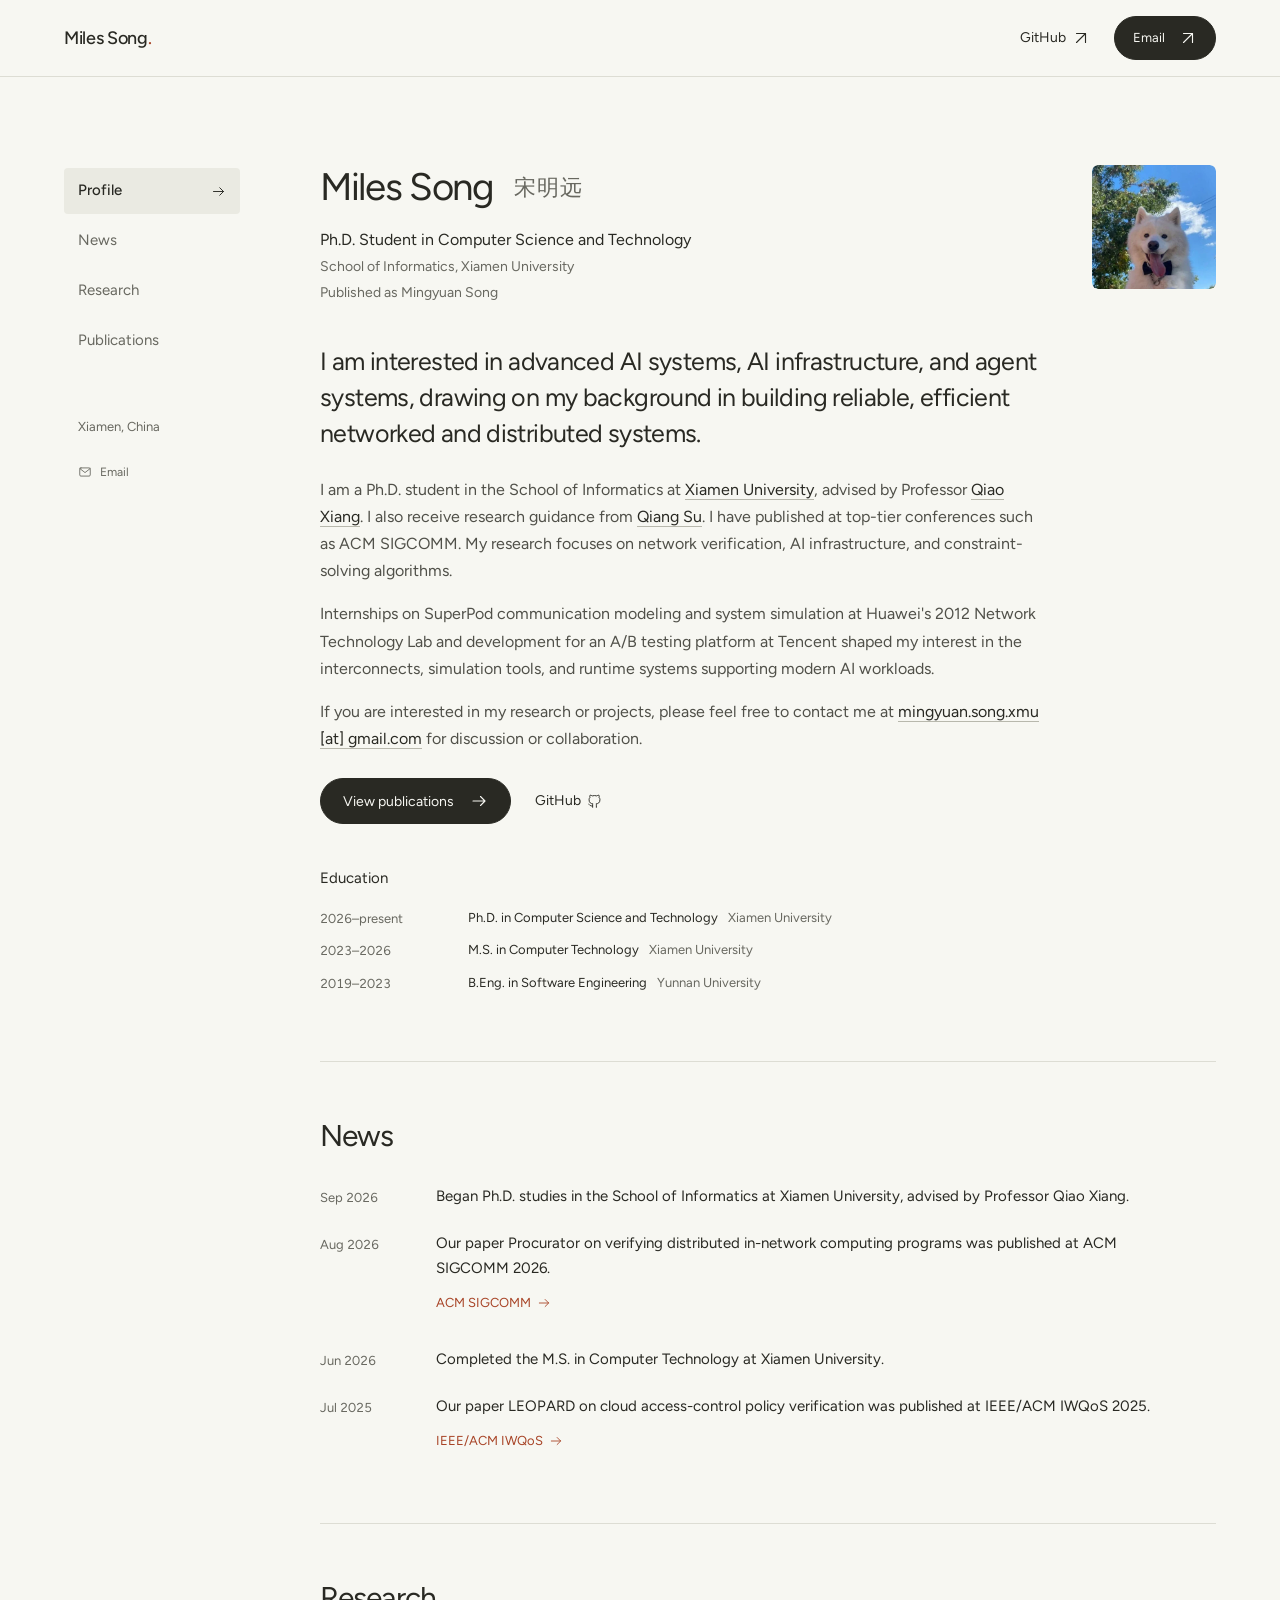
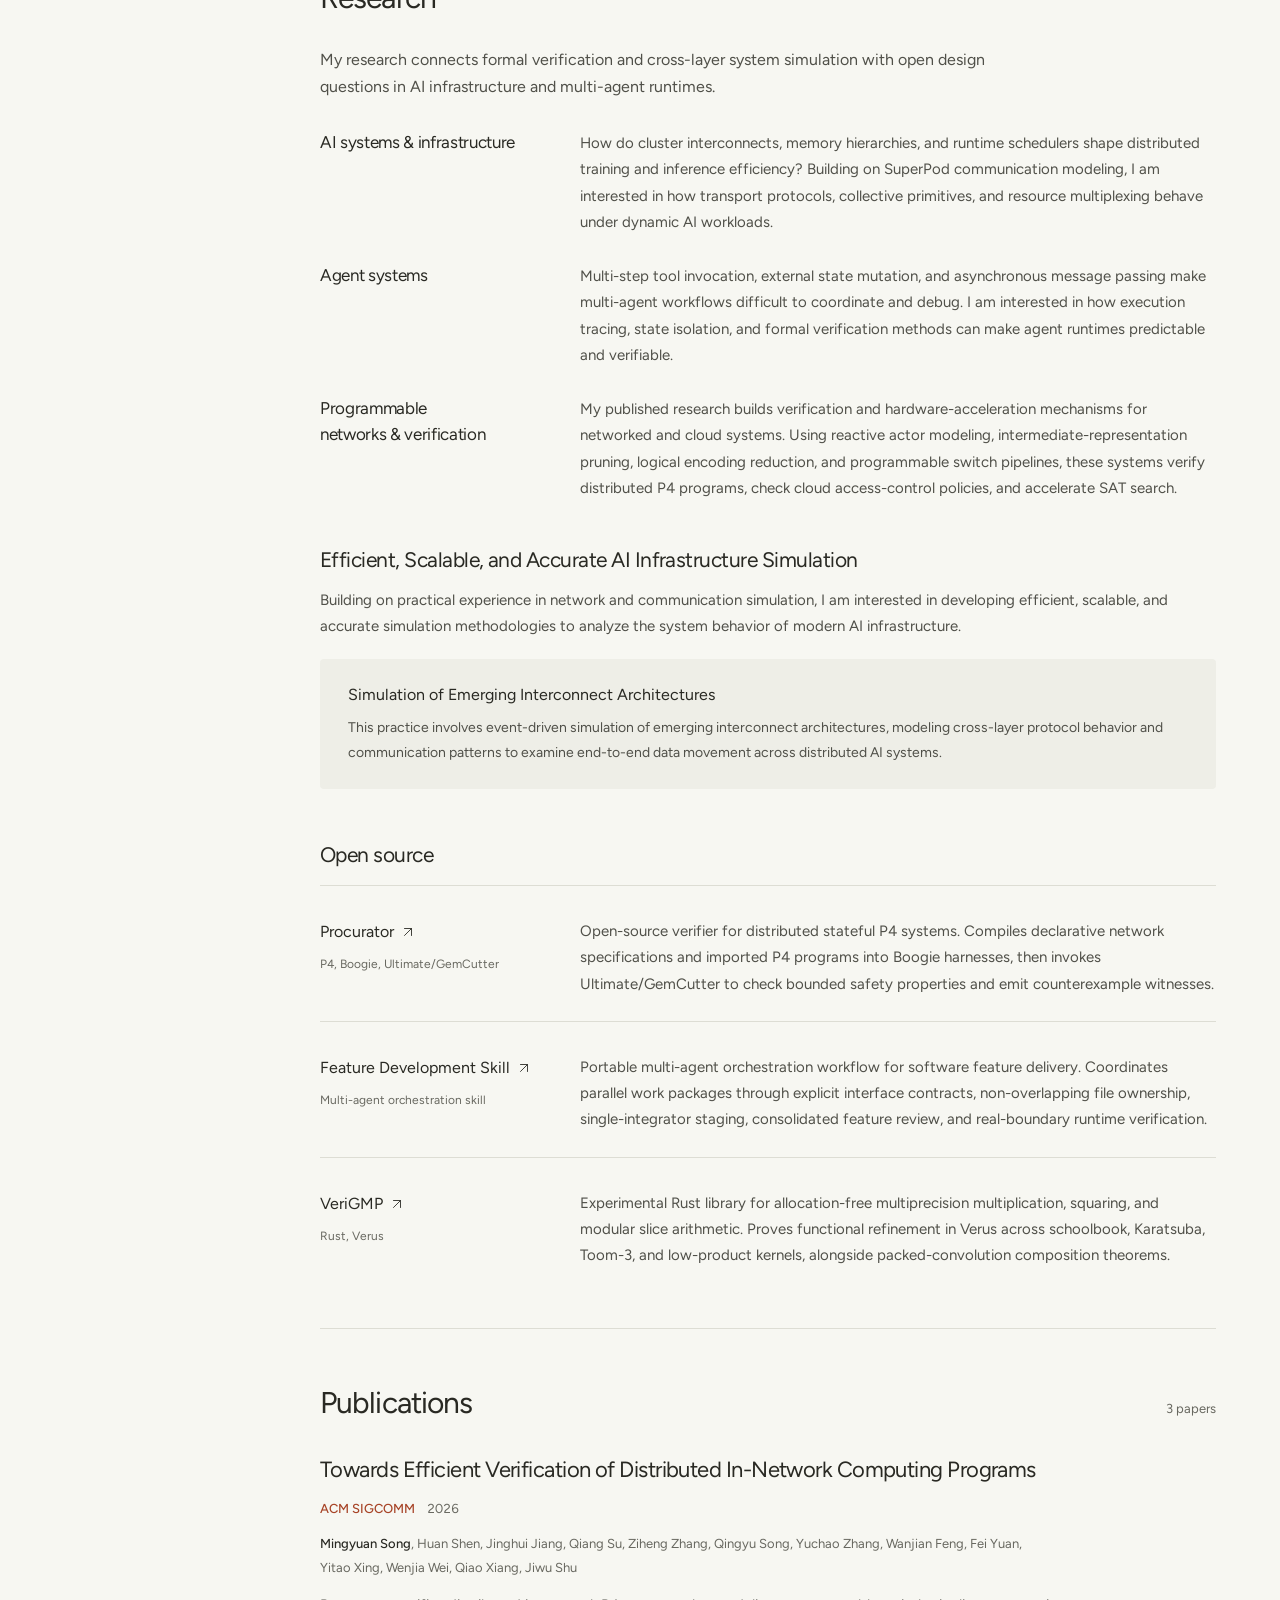
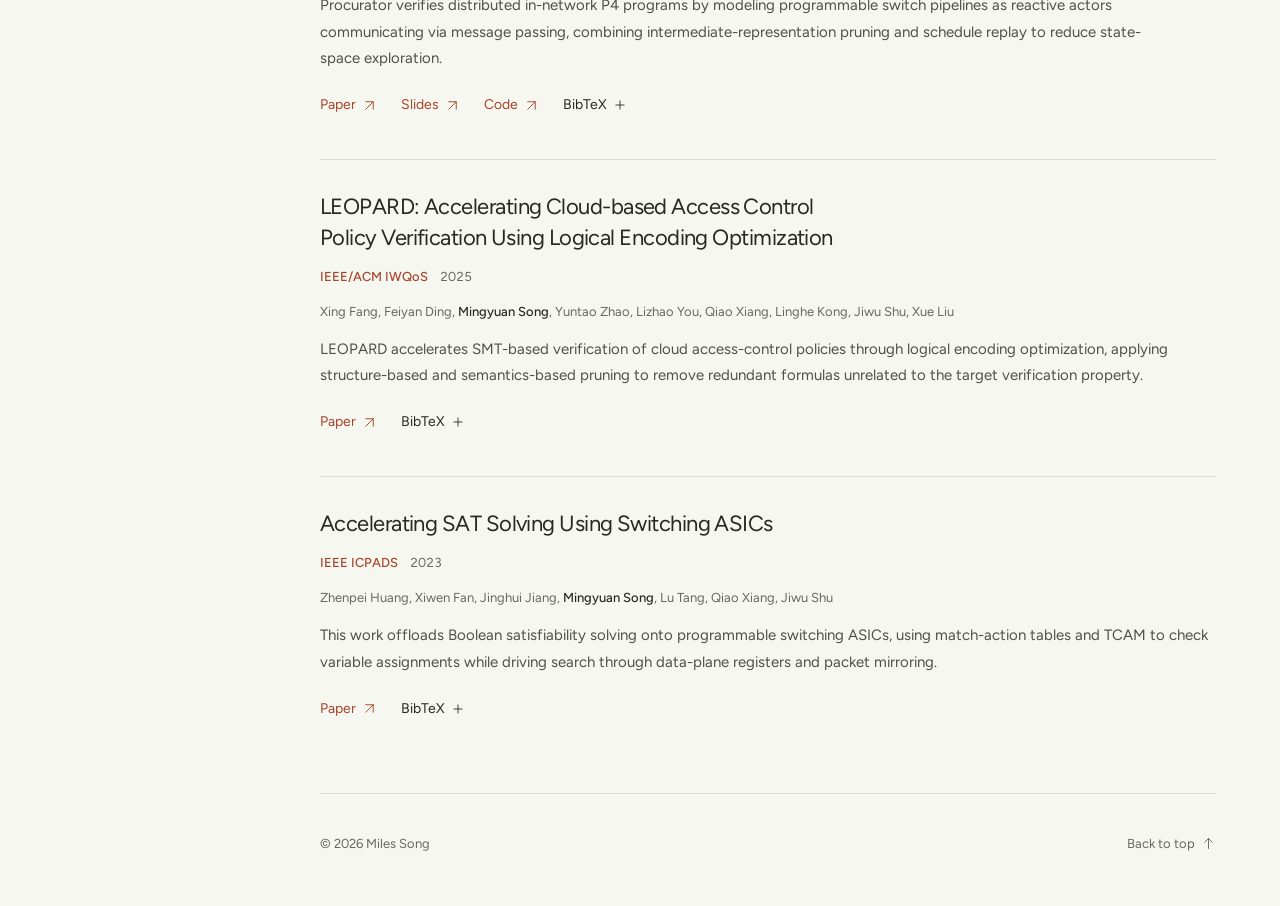
<file: index.html>
<!doctype html>
<html lang="en" data-type="personal" data-motion="quiet">
<head>
  <meta charset="utf-8">
  <meta name="viewport" content="width=device-width, initial-scale=1, viewport-fit=cover">
  <title>Miles Song (Mingyuan Song, 宋明远) | Xiamen University</title>
  <meta name="description" content="Miles Song (Mingyuan Song) is a Ph.D. student at Xiamen University, working on network verification and interested in AI infrastructure and agent systems.">
  <meta name="author" content="Miles Song">
  <meta name="robots" content="index,follow,max-image-preview:large,max-snippet:-1">
  <meta name="theme-color" content="#f7f7f2">
  <meta name="color-scheme" content="light">
  <meta name="page-type" content="personal">
  <meta name="site-kind" content="academic">
  <link rel="canonical" href="https://mingyuansong.com/">
  <link rel="sitemap" type="application/xml" href="sitemap.xml">
  <meta property="og:type" content="profile">
  <meta property="og:title" content="Miles Song (Mingyuan Song, 宋明远) | Xiamen University">
  <meta property="og:description" content="Miles Song (Mingyuan Song) is a Ph.D. student at Xiamen University, working on network verification and interested in AI infrastructure and agent systems.">
  <meta property="og:url" content="https://mingyuansong.com/">
  <meta property="og:image" content="https://mingyuansong.com/assets/github-avatar.webp">
  <meta property="og:image:alt" content="Miles Song&#x27;s GitHub avatar">
  <meta name="twitter:card" content="summary">
  <meta name="twitter:title" content="Miles Song (Mingyuan Song, 宋明远) | Xiamen University">
  <meta name="twitter:description" content="Miles Song (Mingyuan Song) is a Ph.D. student at Xiamen University, working on network verification and interested in AI infrastructure and agent systems.">
  <meta name="twitter:image" content="https://mingyuansong.com/assets/github-avatar.webp">
  <script type="application/ld+json">
{
  "@context": "https://schema.org",
  "@graph": [
    {
      "@type": "ProfilePage",
      "@id": "https://mingyuansong.com/#webpage",
      "url": "https://mingyuansong.com/",
      "name": "Miles Song (Mingyuan Song, 宋明远) | Xiamen University",
      "description": "Miles Song (Mingyuan Song) is a Ph.D. student at Xiamen University, working on network verification and interested in AI infrastructure and agent systems.",
      "inLanguage": "en",
      "mainEntity": {
        "@type": "Person",
        "@id": "https://mingyuansong.com/#person",
        "name": "Miles Song",
        "alternateName": [
          "Mingyuan Song",
          "宋明远"
        ],
        "url": "https://mingyuansong.com/",
        "image": "https://mingyuansong.com/assets/github-avatar.webp",
        "description": "I am interested in advanced AI systems, AI infrastructure, and agent systems, drawing on my background in building reliable, efficient networked and distributed systems.",
        "jobTitle": "Ph.D. Student in Computer Science and Technology",
        "affiliation": {
          "@type": "CollegeOrUniversity",
          "name": "Xiamen University",
          "url": "https://www.xmu.edu.cn/"
        },
        "sameAs": [
          "https://github.com/miles-song"
        ],
        "knowsAbout": [
          "Advanced AI systems",
          "AI infrastructure",
          "Agent systems"
        ]
      },
      "citation": [
        {
          "@id": "https://mingyuansong.com/#procurator"
        },
        {
          "@id": "https://mingyuansong.com/#leopard"
        },
        {
          "@id": "https://mingyuansong.com/#sat"
        }
      ]
    },
    {
      "@type": "ScholarlyArticle",
      "@id": "https://mingyuansong.com/#procurator",
      "url": "https://doi.org/10.1145/3789240.3829122",
      "name": "Towards Efficient Verification of Distributed In-Network Computing Programs",
      "headline": "Towards Efficient Verification of Distributed In-Network Computing Programs",
      "description": "Procurator verifies distributed in-network P4 programs by modeling programmable switch pipelines as reactive actors communicating via message passing, combining intermediate-representation pruning and schedule replay to reduce state-space exploration.",
      "author": [
        {
          "@type": "Person",
          "name": "Mingyuan Song",
          "@id": "https://mingyuansong.com/#person",
          "url": "https://mingyuansong.com/"
        },
        {
          "@type": "Person",
          "name": "Huan Shen"
        },
        {
          "@type": "Person",
          "name": "Jinghui Jiang"
        },
        {
          "@type": "Person",
          "name": "Qiang Su"
        },
        {
          "@type": "Person",
          "name": "Ziheng Zhang"
        },
        {
          "@type": "Person",
          "name": "Qingyu Song"
        },
        {
          "@type": "Person",
          "name": "Yuchao Zhang"
        },
        {
          "@type": "Person",
          "name": "Wanjian Feng"
        },
        {
          "@type": "Person",
          "name": "Fei Yuan"
        },
        {
          "@type": "Person",
          "name": "Yitao Xing"
        },
        {
          "@type": "Person",
          "name": "Wenjia Wei"
        },
        {
          "@type": "Person",
          "name": "Qiao Xiang"
        },
        {
          "@type": "Person",
          "name": "Jiwu Shu"
        }
      ],
      "datePublished": "2026-08-11",
      "pagination": "74-91",
      "identifier": {
        "@type": "PropertyValue",
        "propertyID": "DOI",
        "value": "10.1145/3789240.3829122"
      },
      "isPartOf": {
        "@type": "CreativeWork",
        "name": "Proceedings of the ACM SIGCOMM 2026 Conference"
      }
    },
    {
      "@type": "ScholarlyArticle",
      "@id": "https://mingyuansong.com/#leopard",
      "url": "https://doi.org/10.1109/iwqos65803.2025.11215174",
      "name": "LEOPARD: Accelerating Cloud-based Access Control Policy Verification Using Logical Encoding Optimization",
      "headline": "LEOPARD: Accelerating Cloud-based Access Control Policy Verification Using Logical Encoding Optimization",
      "description": "LEOPARD accelerates SMT-based verification of cloud access-control policies through logical encoding optimization, applying structure-based and semantics-based pruning to remove redundant formulas unrelated to the target verification property.",
      "author": [
        {
          "@type": "Person",
          "name": "Xing Fang"
        },
        {
          "@type": "Person",
          "name": "Feiyan Ding"
        },
        {
          "@type": "Person",
          "name": "Mingyuan Song",
          "@id": "https://mingyuansong.com/#person",
          "url": "https://mingyuansong.com/"
        },
        {
          "@type": "Person",
          "name": "Yuntao Zhao"
        },
        {
          "@type": "Person",
          "name": "Lizhao You"
        },
        {
          "@type": "Person",
          "name": "Qiao Xiang"
        },
        {
          "@type": "Person",
          "name": "Linghe Kong"
        },
        {
          "@type": "Person",
          "name": "Jiwu Shu"
        },
        {
          "@type": "Person",
          "name": "Xue Liu"
        }
      ],
      "datePublished": "2025-07-02",
      "pagination": "1-10",
      "identifier": {
        "@type": "PropertyValue",
        "propertyID": "DOI",
        "value": "10.1109/iwqos65803.2025.11215174"
      },
      "isPartOf": {
        "@type": "CreativeWork",
        "name": "2025 IEEE/ACM 33rd International Symposium on Quality of Service (IWQoS)"
      }
    },
    {
      "@type": "ScholarlyArticle",
      "@id": "https://mingyuansong.com/#sat",
      "url": "https://doi.org/10.1109/icpads60453.2023.00271",
      "name": "Accelerating SAT Solving Using Switching ASICs",
      "headline": "Accelerating SAT Solving Using Switching ASICs",
      "description": "This work offloads Boolean satisfiability solving onto programmable switching ASICs, using match-action tables and TCAM to check variable assignments while driving search through data-plane registers and packet mirroring.",
      "author": [
        {
          "@type": "Person",
          "name": "Zhenpei Huang"
        },
        {
          "@type": "Person",
          "name": "Xiwen Fan"
        },
        {
          "@type": "Person",
          "name": "Jinghui Jiang"
        },
        {
          "@type": "Person",
          "name": "Mingyuan Song",
          "@id": "https://mingyuansong.com/#person",
          "url": "https://mingyuansong.com/"
        },
        {
          "@type": "Person",
          "name": "Lu Tang"
        },
        {
          "@type": "Person",
          "name": "Qiao Xiang"
        },
        {
          "@type": "Person",
          "name": "Jiwu Shu"
        }
      ],
      "datePublished": "2023-12-17",
      "pagination": "1983-1990",
      "identifier": {
        "@type": "PropertyValue",
        "propertyID": "DOI",
        "value": "10.1109/icpads60453.2023.00271"
      },
      "isPartOf": {
        "@type": "CreativeWork",
        "name": "2023 IEEE 29th International Conference on Parallel and Distributed Systems (ICPADS)"
      }
    }
  ]
}
  </script>
  <link rel="icon" href="assets/github-avatar.webp" type="image/webp">
  <link rel="preload" href="assets/fonts/figtree-latin.woff2" as="font" type="font/woff2" crossorigin>
  <link rel="stylesheet" href="styles.css?v=655a477b0417">
  <script src="app.js?v=24c1acd6e8dd" defer></script>
</head>
<body>
  <a class="skip-link" href="#main">Skip to main content</a>
  <header class="site-header">
    <div class="header-inner wrap">
      <a class="wordmark" href="#profile" translate="no">Miles Song<span class="name-dot" aria-hidden="true">.</span></a>
      <div class="header-links"><a class="header-github" href="https://github.com/miles-song" target="_blank" rel="noopener noreferrer" aria-label="Open Miles Song&#x27;s GitHub profile">GitHub<svg class="icon " width="18" height="18" viewBox="0 0 24 24" fill="none" stroke="currentColor" stroke-width="1.5" stroke-linecap="round" stroke-linejoin="round" aria-hidden="true"><path d="M6 18 18 6M6 6h12v12"/></svg></a><a class="button button-small" href="#contact" data-email aria-label="Send an email to Miles Song">Email<svg class="icon " width="18" height="18" viewBox="0 0 24 24" fill="none" stroke="currentColor" stroke-width="1.5" stroke-linecap="round" stroke-linejoin="round" aria-hidden="true"><path d="M6 18 18 6M6 6h12v12"/></svg></a></div>
    </div>
  </header>
  <div class="page-layout wrap">
    <aside class="sidebar">
      <nav class="section-nav" aria-label="Section navigation"><a class="section-link" href="#profile" aria-current="location"><span>Profile</span><svg class="icon " width="18" height="18" viewBox="0 0 24 24" fill="none" stroke="currentColor" stroke-width="1.5" stroke-linecap="round" stroke-linejoin="round" aria-hidden="true"><path d="M4 12h16m-6-6 6 6-6 6"/></svg></a><a class="section-link" href="#news" ><span>News</span><svg class="icon " width="18" height="18" viewBox="0 0 24 24" fill="none" stroke="currentColor" stroke-width="1.5" stroke-linecap="round" stroke-linejoin="round" aria-hidden="true"><path d="M4 12h16m-6-6 6 6-6 6"/></svg></a><a class="section-link" href="#research" ><span>Research</span><svg class="icon " width="18" height="18" viewBox="0 0 24 24" fill="none" stroke="currentColor" stroke-width="1.5" stroke-linecap="round" stroke-linejoin="round" aria-hidden="true"><path d="M4 12h16m-6-6 6 6-6 6"/></svg></a><a class="section-link" href="#publications" ><span>Publications</span><svg class="icon " width="18" height="18" viewBox="0 0 24 24" fill="none" stroke="currentColor" stroke-width="1.5" stroke-linecap="round" stroke-linejoin="round" aria-hidden="true"><path d="M4 12h16m-6-6 6 6-6 6"/></svg></a></nav>
      <div class="sidebar-foot"><span>Xiamen, China</span><a href="#contact" data-email class="sidebar-email" aria-label="Send an email to Miles Song"><svg class="icon " width="18" height="18" viewBox="0 0 24 24" fill="none" stroke="currentColor" stroke-width="1.5" stroke-linecap="round" stroke-linejoin="round" aria-hidden="true"><rect x="3" y="5" width="18" height="14" rx="2"/><path d="m3 6 9 7 9-7"/></svg><span>Email</span></a></div>
    </aside>
    <main id="main" tabindex="-1">
      <section id="profile" class="profile-section" aria-labelledby="profile-name" data-enter>
        <div class="profile-heading">
          <div><h1 id="profile-name" translate="no">Miles Song<span lang="zh-Hans">宋明远</span></h1><p class="role">Ph.D. Student in Computer Science and Technology</p><p class="affiliation">School of Informatics, Xiamen University</p><p class="affiliation">Published as Mingyuan Song</p></div>
          <a class="avatar-link" href="https://github.com/miles-song" target="_blank" rel="noopener noreferrer" aria-label="Open Miles Song&#x27;s GitHub profile"><img class="avatar" src="assets/github-avatar.webp" width="136" height="136" alt="Miles Song&#x27;s GitHub avatar" fetchpriority="high"></a>
        </div>
        <p class="profile-lead">I am interested in advanced AI systems, AI infrastructure, and agent systems, drawing on my background in building reliable, efficient networked and distributed systems.</p>
        <div class="bio"><p>I am a Ph.D. student in the School of Informatics at <a class="inline-link" href="https://www.xmu.edu.cn/" target="_blank" rel="noopener noreferrer">Xiamen University</a>, advised by Professor <a class="inline-link" href="https://qiaoxiang.me/" target="_blank" rel="noopener noreferrer">Qiao Xiang</a>. I also receive research guidance from <a class="inline-link" href="https://faculty.xmu.edu.cn/suqiang/zh_CN/index.htm" target="_blank" rel="noopener noreferrer">Qiang Su</a>. I have published at top-tier conferences such as ACM SIGCOMM. My research focuses on network verification, AI infrastructure, and constraint-solving algorithms.</p><p>Internships on SuperPod communication modeling and system simulation at Huawei&#x27;s 2012 Network Technology Lab and development for an A/B testing platform at Tencent shaped my interest in the interconnects, simulation tools, and runtime systems supporting modern AI workloads.</p><p id="contact" class="contact-note">If you are interested in my research or projects, please feel free to contact me at <a class="inline-link" href="#contact" data-email>mingyuan.song.xmu [at] gmail.com</a> for discussion or collaboration.</p></div>
        <div class="profile-actions"><a class="button" href="#publications">View publications<svg class="icon " width="18" height="18" viewBox="0 0 24 24" fill="none" stroke="currentColor" stroke-width="1.5" stroke-linecap="round" stroke-linejoin="round" aria-hidden="true"><path d="M4 12h16m-6-6 6 6-6 6"/></svg></a><a class="text-link" href="https://github.com/miles-song" target="_blank" rel="noopener noreferrer" >GitHub<svg class="icon " width="18" height="18" viewBox="0 0 24 24" fill="none" stroke="currentColor" stroke-width="1.5" stroke-linecap="round" stroke-linejoin="round" aria-hidden="true"><path d="M9 19c-4.3 1.3-4.3-2.2-6-2.7m12 5v-3.4c0-1 .1-1.5-.5-2.1 3-.3 6.2-1.5 6.2-6.7a5.2 5.2 0 0 0-1.4-3.6 4.9 4.9 0 0 0-.1-3.5S18.1 1.7 15.5 3a12.5 12.5 0 0 0-7 0C5.9 1.7 4.8 2 4.8 2a4.9 4.9 0 0 0-.1 3.5 5.2 5.2 0 0 0-1.4 3.6c0 5.2 3.2 6.4 6.2 6.7-.5.5-.6 1.1-.5 2.1v3.4"/></svg></a></div>
        <div class="education"><h2>Education</h2><ol><li><span class="education-years">2026–present</span><div><span class="degree">Ph.D. in Computer Science and Technology</span><span class="institution">Xiamen University</span></div></li><li><span class="education-years">2023–2026</span><div><span class="degree">M.S. in Computer Technology</span><span class="institution">Xiamen University</span></div></li><li><span class="education-years">2019–2023</span><div><span class="degree">B.Eng. in Software Engineering</span><span class="institution">Yunnan University</span></div></li></ol></div>
      </section>
      <section id="news" class="content-section" aria-labelledby="news-title">
        <div class="section-heading"><h2 id="news-title">News</h2></div>
        <ol class="news-list"><li><time datetime="2026-09">2026-09</time><div><p>Began Ph.D. studies in the School of Informatics at Xiamen University, advised by Professor Qiao Xiang.</p></div></li><li><time datetime="2026-08">2026-08</time><div><p>Our paper Procurator on verifying distributed in-network computing programs was published at ACM SIGCOMM 2026.</p><a class="news-link" href="#procurator">ACM SIGCOMM<svg class="icon " width="18" height="18" viewBox="0 0 24 24" fill="none" stroke="currentColor" stroke-width="1.5" stroke-linecap="round" stroke-linejoin="round" aria-hidden="true"><path d="M4 12h16m-6-6 6 6-6 6"/></svg></a></div></li><li><time datetime="2026-06">2026-06</time><div><p>Completed the M.S. in Computer Technology at Xiamen University.</p></div></li><li><time datetime="2025-07">2025-07</time><div><p>Our paper LEOPARD on cloud access-control policy verification was published at IEEE/ACM IWQoS 2025.</p><a class="news-link" href="#leopard">IEEE/ACM IWQoS<svg class="icon " width="18" height="18" viewBox="0 0 24 24" fill="none" stroke="currentColor" stroke-width="1.5" stroke-linecap="round" stroke-linejoin="round" aria-hidden="true"><path d="M4 12h16m-6-6 6 6-6 6"/></svg></a></div></li></ol>
      </section>
      <section id="research" class="content-section" aria-labelledby="research-title">
        <div class="section-heading"><h2 id="research-title">Research</h2></div>
        <p class="section-intro">My research connects formal verification and cross-layer system simulation with open design questions in AI infrastructure and multi-agent runtimes.</p>
        <div class="research-areas"><article class="research-area"><h3>AI systems &amp; infrastructure</h3><p>How do cluster interconnects, memory hierarchies, and runtime schedulers shape distributed training and inference efficiency? Building on SuperPod communication modeling, I am interested in how transport protocols, collective primitives, and resource multiplexing behave under dynamic AI workloads.</p></article><article class="research-area"><h3>Agent systems</h3><p>Multi-step tool invocation, external state mutation, and asynchronous message passing make multi-agent workflows difficult to coordinate and debug. I am interested in how execution tracing, state isolation, and formal verification methods can make agent runtimes predictable and verifiable.</p></article><article class="research-area"><h3>Programmable networks &amp; verification</h3><p>My published research builds verification and hardware-acceleration mechanisms for networked and cloud systems. Using reactive actor modeling, intermediate-representation pruning, logical encoding reduction, and programmable switch pipelines, these systems verify distributed P4 programs, check cloud access-control policies, and accelerate SAT search.</p></article></div>
        <div class="simulation-practice">
          <h3>Efficient, Scalable, and Accurate AI Infrastructure Simulation</h3>
          <p>Building on practical experience in network and communication simulation, I am interested in developing efficient, scalable, and accurate simulation methodologies to analyze the system behavior of modern AI infrastructure.</p>
          <div class="ongoing-work"><h4 id="project-title">Simulation of Emerging Interconnect Architectures</h4><p>This practice involves event-driven simulation of emerging interconnect architectures, modeling cross-layer protocol behavior and communication patterns to examine end-to-end data movement across distributed AI systems.</p></div>
        </div>
        <div class="open-source"><h3>Open source</h3><div class="repository-list"><article class="repository"><div><h4><a class="repository-link" href="https://github.com/sngroup-xmu/Procurator" target="_blank" rel="noopener noreferrer" >Procurator<svg class="icon " width="18" height="18" viewBox="0 0 24 24" fill="none" stroke="currentColor" stroke-width="1.5" stroke-linecap="round" stroke-linejoin="round" aria-hidden="true"><path d="M6 18 18 6M6 6h12v12"/></svg></a></h4><span class="repository-tech">P4, Boogie, Ultimate/GemCutter</span></div><p>Open-source verifier for distributed stateful P4 systems. Compiles declarative network specifications and imported P4 programs into Boogie harnesses, then invokes Ultimate/GemCutter to check bounded safety properties and emit counterexample witnesses.</p></article><article class="repository"><div><h4><a class="repository-link" href="https://github.com/miles-song/high-efficiency-feature-development" target="_blank" rel="noopener noreferrer" >Feature Development Skill<svg class="icon " width="18" height="18" viewBox="0 0 24 24" fill="none" stroke="currentColor" stroke-width="1.5" stroke-linecap="round" stroke-linejoin="round" aria-hidden="true"><path d="M6 18 18 6M6 6h12v12"/></svg></a></h4><span class="repository-tech">Multi-agent orchestration skill</span></div><p>Portable multi-agent orchestration workflow for software feature delivery. Coordinates parallel work packages through explicit interface contracts, non-overlapping file ownership, single-integrator staging, consolidated feature review, and real-boundary runtime verification.</p></article><article class="repository"><div><h4><a class="repository-link" href="https://github.com/miles-song/VeriGMP" target="_blank" rel="noopener noreferrer" >VeriGMP<svg class="icon " width="18" height="18" viewBox="0 0 24 24" fill="none" stroke="currentColor" stroke-width="1.5" stroke-linecap="round" stroke-linejoin="round" aria-hidden="true"><path d="M6 18 18 6M6 6h12v12"/></svg></a></h4><span class="repository-tech">Rust, Verus</span></div><p>Experimental Rust library for allocation-free multiprecision multiplication, squaring, and modular slice arithmetic. Proves functional refinement in Verus across schoolbook, Karatsuba, Toom-3, and low-product kernels, alongside packed-convolution composition theorems.</p></article></div></div>
      </section>
      <section id="publications" class="content-section publications-section" aria-labelledby="publications-title">
        <div class="section-heading"><h2 id="publications-title">Publications</h2><span class="section-note">3 papers</span></div>
        <div class="publication-list"><article class="publication" id="procurator" aria-labelledby="title-procurator">
      <h3 id="title-procurator"><a href="https://doi.org/10.1145/3789240.3829122" target="_blank" rel="noopener noreferrer">Towards Efficient Verification of Distributed In-Network Computing Programs</a></h3>
      <div class="publication-meta"><span class="venue">ACM SIGCOMM</span><span class="year">2026</span></div>
      <p class="authors"><strong>Mingyuan Song</strong>, Huan Shen, Jinghui Jiang, Qiang Su, Ziheng Zhang, Qingyu Song, Yuchao Zhang, Wanjian Feng, Fei Yuan, Yitao Xing, Wenjia Wei, Qiao Xiang, Jiwu Shu</p>
      <p class="paper-summary">Procurator verifies distributed in-network P4 programs by modeling programmable switch pipelines as reactive actors communicating via message passing, combining intermediate-representation pruning and schedule replay to reduce state-space exploration.</p>
      <div class="paper-actions"><a class="text-link" href="https://doi.org/10.1145/3789240.3829122" target="_blank" rel="noopener noreferrer" >Paper<svg class="icon " width="18" height="18" viewBox="0 0 24 24" fill="none" stroke="currentColor" stroke-width="1.5" stroke-linecap="round" stroke-linejoin="round" aria-hidden="true"><path d="M6 18 18 6M6 6h12v12"/></svg></a><a class="text-link" href="assets/slides/sigcomm2026-procurator.pdf" target="_blank" rel="noopener noreferrer" >Slides<svg class="icon " width="18" height="18" viewBox="0 0 24 24" fill="none" stroke="currentColor" stroke-width="1.5" stroke-linecap="round" stroke-linejoin="round" aria-hidden="true"><path d="M6 18 18 6M6 6h12v12"/></svg></a><a class="text-link" href="https://github.com/sngroup-xmu/Procurator" target="_blank" rel="noopener noreferrer" >Code<svg class="icon " width="18" height="18" viewBox="0 0 24 24" fill="none" stroke="currentColor" stroke-width="1.5" stroke-linecap="round" stroke-linejoin="round" aria-hidden="true"><path d="M6 18 18 6M6 6h12v12"/></svg></a>
        <details class="citation" id="citation-procurator">
          <summary>BibTeX<svg class="icon citation-toggle" width="18" height="18" viewBox="0 0 24 24" fill="none" stroke="currentColor" stroke-width="1.5" stroke-linecap="round" stroke-linejoin="round" aria-hidden="true"><path d="M12 5v14M5 12h14"/></svg></summary>
          <div class="citation-content">
            <div class="citation-toolbar"><span>BibTeX</span><button class="copy-button" type="button" data-copy="procurator" data-copy-label="Copy BibTeX" data-copied="Copied" data-error="Copy failed; citation selected for manual copy."><svg class="icon " width="18" height="18" viewBox="0 0 24 24" fill="none" stroke="currentColor" stroke-width="1.5" stroke-linecap="round" stroke-linejoin="round" aria-hidden="true"><rect x="8" y="8" width="12" height="13" rx="2"/><path d="M16 8V5a2 2 0 0 0-2-2H5a2 2 0 0 0-2 2v9a2 2 0 0 0 2 2h3"/></svg><span>Copy BibTeX</span></button></div>
            <pre tabindex="0"><code>@inproceedings{procurator2026,
  title = {Towards Efficient Verification of Distributed In-Network Computing Programs},
  author = {Song, Mingyuan and Shen, Huan and Jiang, Jinghui and Su, Qiang and Zhang, Ziheng and Song, Qingyu and Zhang, Yuchao and Feng, Wanjian and Yuan, Fei and Xing, Yitao and Wei, Wenjia and Xiang, Qiao and Shu, Jiwu},
  booktitle = {Proceedings of the ACM SIGCOMM 2026 Conference},
  year = {2026},
  pages = {74--91},
  doi = {10.1145/3789240.3829122},
  url = {https://doi.org/10.1145/3789240.3829122}
}</code></pre>
            <p class="copy-status" role="status"></p>
          </div>
        </details>
      </div>
    </article><article class="publication" id="leopard" aria-labelledby="title-leopard">
      <h3 id="title-leopard"><a href="https://www.xingfang.fun/papers/IWQoS25-LEOPARD.pdf" target="_blank" rel="noopener noreferrer">LEOPARD: Accelerating Cloud-based Access Control Policy Verification Using Logical Encoding Optimization</a></h3>
      <div class="publication-meta"><span class="venue">IEEE/ACM IWQoS</span><span class="year">2025</span></div>
      <p class="authors">Xing Fang, Feiyan Ding, <strong>Mingyuan Song</strong>, Yuntao Zhao, Lizhao You, Qiao Xiang, Linghe Kong, Jiwu Shu, Xue Liu</p>
      <p class="paper-summary">LEOPARD accelerates SMT-based verification of cloud access-control policies through logical encoding optimization, applying structure-based and semantics-based pruning to remove redundant formulas unrelated to the target verification property.</p>
      <div class="paper-actions"><a class="text-link" href="https://www.xingfang.fun/papers/IWQoS25-LEOPARD.pdf" target="_blank" rel="noopener noreferrer" >Paper<svg class="icon " width="18" height="18" viewBox="0 0 24 24" fill="none" stroke="currentColor" stroke-width="1.5" stroke-linecap="round" stroke-linejoin="round" aria-hidden="true"><path d="M6 18 18 6M6 6h12v12"/></svg></a>
        <details class="citation" id="citation-leopard">
          <summary>BibTeX<svg class="icon citation-toggle" width="18" height="18" viewBox="0 0 24 24" fill="none" stroke="currentColor" stroke-width="1.5" stroke-linecap="round" stroke-linejoin="round" aria-hidden="true"><path d="M12 5v14M5 12h14"/></svg></summary>
          <div class="citation-content">
            <div class="citation-toolbar"><span>BibTeX</span><button class="copy-button" type="button" data-copy="leopard" data-copy-label="Copy BibTeX" data-copied="Copied" data-error="Copy failed; citation selected for manual copy."><svg class="icon " width="18" height="18" viewBox="0 0 24 24" fill="none" stroke="currentColor" stroke-width="1.5" stroke-linecap="round" stroke-linejoin="round" aria-hidden="true"><rect x="8" y="8" width="12" height="13" rx="2"/><path d="M16 8V5a2 2 0 0 0-2-2H5a2 2 0 0 0-2 2v9a2 2 0 0 0 2 2h3"/></svg><span>Copy BibTeX</span></button></div>
            <pre tabindex="0"><code>@inproceedings{leopard2025,
  title = {{LEOPARD}: Accelerating Cloud-based Access Control Policy Verification Using Logical Encoding Optimization},
  author = {Fang, Xing and Ding, Feiyan and Song, Mingyuan and Zhao, Yuntao and You, Lizhao and Xiang, Qiao and Kong, Linghe and Shu, Jiwu and Liu, Xue},
  booktitle = {2025 IEEE/ACM 33rd International Symposium on Quality of Service (IWQoS)},
  year = {2025},
  pages = {1--10},
  doi = {10.1109/iwqos65803.2025.11215174},
  url = {https://doi.org/10.1109/iwqos65803.2025.11215174}
}</code></pre>
            <p class="copy-status" role="status"></p>
          </div>
        </details>
      </div>
    </article><article class="publication" id="sat" aria-labelledby="title-sat">
      <h3 id="title-sat"><a href="https://doi.org/10.1109/icpads60453.2023.00271" target="_blank" rel="noopener noreferrer">Accelerating SAT Solving Using Switching ASICs</a></h3>
      <div class="publication-meta"><span class="venue">IEEE ICPADS</span><span class="year">2023</span></div>
      <p class="authors">Zhenpei Huang, Xiwen Fan, Jinghui Jiang, <strong>Mingyuan Song</strong>, Lu Tang, Qiao Xiang, Jiwu Shu</p>
      <p class="paper-summary">This work offloads Boolean satisfiability solving onto programmable switching ASICs, using match-action tables and TCAM to check variable assignments while driving search through data-plane registers and packet mirroring.</p>
      <div class="paper-actions"><a class="text-link" href="https://doi.org/10.1109/icpads60453.2023.00271" target="_blank" rel="noopener noreferrer" >Paper<svg class="icon " width="18" height="18" viewBox="0 0 24 24" fill="none" stroke="currentColor" stroke-width="1.5" stroke-linecap="round" stroke-linejoin="round" aria-hidden="true"><path d="M6 18 18 6M6 6h12v12"/></svg></a>
        <details class="citation" id="citation-sat">
          <summary>BibTeX<svg class="icon citation-toggle" width="18" height="18" viewBox="0 0 24 24" fill="none" stroke="currentColor" stroke-width="1.5" stroke-linecap="round" stroke-linejoin="round" aria-hidden="true"><path d="M12 5v14M5 12h14"/></svg></summary>
          <div class="citation-content">
            <div class="citation-toolbar"><span>BibTeX</span><button class="copy-button" type="button" data-copy="sat" data-copy-label="Copy BibTeX" data-copied="Copied" data-error="Copy failed; citation selected for manual copy."><svg class="icon " width="18" height="18" viewBox="0 0 24 24" fill="none" stroke="currentColor" stroke-width="1.5" stroke-linecap="round" stroke-linejoin="round" aria-hidden="true"><rect x="8" y="8" width="12" height="13" rx="2"/><path d="M16 8V5a2 2 0 0 0-2-2H5a2 2 0 0 0-2 2v9a2 2 0 0 0 2 2h3"/></svg><span>Copy BibTeX</span></button></div>
            <pre tabindex="0"><code>@inproceedings{sat2023,
  title = {Accelerating {SAT} Solving Using Switching {ASICs}},
  author = {Huang, Zhenpei and Fan, Xiwen and Jiang, Jinghui and Song, Mingyuan and Tang, Lu and Xiang, Qiao and Shu, Jiwu},
  booktitle = {2023 IEEE 29th International Conference on Parallel and Distributed Systems (ICPADS)},
  year = {2023},
  pages = {1983--1990},
  doi = {10.1109/icpads60453.2023.00271},
  url = {https://doi.org/10.1109/icpads60453.2023.00271}
}</code></pre>
            <p class="copy-status" role="status"></p>
          </div>
        </details>
      </div>
    </article></div>
      </section>
      <footer class="site-footer"><p>© 2026 Miles Song</p><a class="text-link" href="#profile">Back to top<svg class="icon " width="18" height="18" viewBox="0 0 24 24" fill="none" stroke="currentColor" stroke-width="1.5" stroke-linecap="round" stroke-linejoin="round" aria-hidden="true"><path d="M12 20V4m-6 6 6-6 6 6"/></svg></a></footer>
    </main>
  </div>
</body>
</html>
</file>
<file: styles.css>
@font-face{font-family:Figtree;src:url('assets/fonts/figtree-latin.woff2') format('woff2');font-weight:300 900;font-style:normal;font-display:swap}
:root{color-scheme:light;--page:#f7f7f2;--surface:#eeeee7;--ink:#292923;--muted:#686860;--line:#ddddd4;--accent:#a74326;--font:Figtree,'Segoe UI','Microsoft YaHei',sans-serif;--header-height:76px;--gutter:48px}
*{box-sizing:border-box}
html{scroll-behavior:smooth;scrollbar-color:#b8b8ad var(--page)}
body{margin:0;background:var(--page);color:var(--ink);font-family:var(--font);font-size:16px;line-height:1.7;-webkit-font-smoothing:antialiased}
::selection{background:#e9d3c6;color:var(--ink)}
a{color:inherit;text-decoration:none;text-underline-offset:4px}
button,summary{font:inherit;color:inherit}
a,button,summary{touch-action:manipulation;-webkit-tap-highlight-color:#e9d3c680}
button{cursor:pointer}
:focus-visible{outline:2px solid var(--accent);outline-offset:5px;border-radius:2px}
main:focus{outline:none}
h1,h2,h3,h4,p{margin:0}
h1,h2,h3,h4{font-weight:400;text-wrap:balance}
p{text-wrap:pretty}
ol{padding:0;margin:0;list-style:none}
svg{flex-shrink:0}
.icon{display:inline-block;vertical-align:middle}
.wrap{width:min(1152px,calc(100% - var(--gutter)*2));margin-inline:auto}
.skip-link{position:fixed;top:12px;left:16px;transform:translateY(-160%);padding:10px 20px;background:var(--ink);color:var(--page);z-index:50}
.skip-link:focus{transform:translateY(0)}
.site-header{position:sticky;top:0;z-index:20;background:var(--page);border-bottom:1px solid var(--line)}
.header-inner{height:var(--header-height);display:flex;align-items:center;justify-content:space-between;gap:24px}
.wordmark{display:inline-flex;align-items:baseline;min-height:44px;font-size:18px;font-weight:500;letter-spacing:-.35px;padding-block:7px}
.name-dot{color:var(--accent)}
.header-links{display:flex;align-items:center;gap:24px}
.header-github{display:inline-flex;align-items:center;gap:6px;min-height:44px;font-size:14px}
.header-github:hover{color:var(--accent)}
.button{display:inline-flex;align-items:center;justify-content:center;gap:16px;background:var(--ink);color:var(--page);border:1px solid var(--ink);border-radius:100px;min-height:46px;padding:8px 22px;font-size:14px;line-height:1.4;transition:background-color 160ms ease,transform 160ms ease}
.button:hover{background:#45453b;transform:translateY(-1px)}
.button:active{transform:translateY(1px)}
.button-small{min-height:44px;padding:7px 18px;font-size:13px;gap:14px}
.page-layout{display:grid;grid-template-columns:176px minmax(0,1fr);gap:80px;padding-top:88px}
.sidebar{position:sticky;top:164px;align-self:start;padding-top:3px}
.section-nav{display:flex;flex-direction:column;gap:4px}
.section-link{position:relative;display:flex;align-items:center;justify-content:space-between;gap:12px;min-height:46px;padding:8px 14px;color:var(--muted);font-size:15px;border-radius:4px;transition:background-color 160ms ease,color 160ms ease}
.section-link .icon{width:15px;height:15px;opacity:0;transform:translateX(-4px);transition:opacity 160ms ease,transform 160ms ease}
.section-link:hover{color:var(--ink);background:#efefe8}
.section-link[aria-current='location']{color:var(--ink);background:#eaeae2;font-weight:500}
.section-link[aria-current='location'] .icon{opacity:1;transform:translateX(0)}
.sidebar-foot{display:grid;gap:12px;color:var(--muted);font-size:13px;margin-top:52px;padding:0 14px}
.sidebar-email{display:flex;align-items:center;gap:8px;min-height:44px}
.sidebar-email span{overflow-wrap:anywhere;font-size:12px}
.sidebar-email .icon{width:14px;height:14px}
.sidebar-email:hover{color:var(--accent)}
main{min-width:0}
section{scroll-margin-top:112px}
.profile-section{padding-bottom:68px}
.profile-heading{display:flex;justify-content:space-between;align-items:flex-start;gap:32px}
h1{font-size:clamp(32px,3vw,42px);letter-spacing:-.035em;line-height:1.15}
h1 span{display:inline-block;font-family:'Microsoft YaHei','PingFang SC',sans-serif;font-size:22px;letter-spacing:.05em;color:var(--muted);font-weight:400;margin-left:20px;vertical-align:5px}
.role{margin-top:17px;font-size:16px}
.affiliation{color:var(--muted);font-size:14px;margin-top:2px}
.avatar-link{flex-shrink:0;display:block;border-radius:6px;overflow:hidden}
.avatar{display:block;width:124px;height:124px;border-radius:6px;object-fit:cover;transition:transform 220ms ease}
.avatar-link:hover .avatar{transform:scale(1.025)}
.profile-lead{max-width:720px;font-size:25px;line-height:1.45;letter-spacing:-.025em;margin-top:38px}
.bio{max-width:72ch;margin-top:24px;color:#505049}
.bio p+p{margin-top:16px}
.contact-note{scroll-margin-top:160px}
.inline-link{color:var(--ink);text-decoration:underline;text-decoration-color:#b8b8ad;transition:text-decoration-color 150ms ease,color 150ms ease}
.inline-link:hover{color:var(--accent);text-decoration-color:var(--accent)}
.profile-actions{display:flex;align-items:center;gap:24px;margin-top:26px}
.text-link{display:inline-flex;align-items:center;gap:6px;min-height:44px;font-size:14px;transition:color 150ms ease}
.text-link:hover{color:var(--accent)}
.text-link .icon{width:15px;height:15px;transition:transform 160ms ease}
.text-link:hover .icon{transform:translate(2px,-1px)}
.education{margin-top:42px}
.education h2{font-size:15px;margin-bottom:16px}
.education ol{display:grid;gap:12px}
.education li{display:grid;grid-template-columns:132px minmax(0,1fr);gap:16px;font-size:13px;line-height:1.5}
.education-years{color:var(--muted);font-variant-numeric:tabular-nums;padding-top:1px}
.degree{margin-right:10px}
.institution{color:var(--muted);white-space:nowrap}
.content-section{border-top:1px solid var(--line);padding-top:56px;padding-bottom:60px}
.section-heading{display:flex;align-items:baseline;justify-content:space-between;gap:20px;margin-bottom:30px}
.section-heading h2{font-size:30px;line-height:1.2;letter-spacing:-.03em}
.section-note{font-size:13px;color:var(--muted)}
.news-list{display:grid;gap:22px}
.news-list li{display:grid;grid-template-columns:92px minmax(0,1fr);gap:24px;align-items:start}
.news-list time{color:var(--muted);font-size:13px;font-variant-numeric:tabular-nums;padding-top:3px}
.news-list p{font-size:15px;line-height:1.65}
.news-link{display:inline-flex;align-items:center;gap:6px;color:var(--accent);min-height:44px;font-size:13px}
.news-link:hover{text-decoration:underline}
.news-link .icon{width:14px;height:14px}
.section-intro{max-width:72ch;color:#505049;margin-bottom:30px}
.research-areas{display:grid;gap:28px}
.research-area{display:grid;grid-template-columns:228px minmax(0,1fr);gap:32px}
.research-area h3{font-size:17px;letter-spacing:-.02em;line-height:1.5}
.research-area p{font-size:15px;color:#505049;line-height:1.75}
.simulation-practice{margin-top:44px}
.simulation-practice>h3{max-width:620px;font-size:21px;line-height:1.4;letter-spacing:-.025em;margin-bottom:12px}
.simulation-practice>p{font-size:15px;color:#505049;line-height:1.75}
.ongoing-work{margin-top:20px;padding:24px 28px;background:var(--surface);border-radius:4px}
.ongoing-work h4{font-size:16px;line-height:1.5;margin-bottom:8px}
.ongoing-work p{font-size:14px;line-height:1.8;color:#505049}
.open-source{margin-top:48px}
.open-source>h3{font-size:21px;letter-spacing:-.025em;margin-bottom:12px}
.repository{display:grid;grid-template-columns:228px minmax(0,1fr);gap:32px;padding-block:24px;border-top:1px solid var(--line)}
.repository:last-child{padding-bottom:0}
.repository h4{font-size:16px;line-height:1.5}
.repository-link{display:inline-flex;align-items:center;gap:7px;min-height:44px;color:var(--ink)}
.repository-link:hover{color:var(--accent)}
.repository-link .icon{width:14px;height:14px;transition:transform 160ms ease}
.repository-link:hover .icon{transform:translate(2px,-2px)}
.repository-tech{display:block;font-size:12px;color:var(--muted)}
.repository p{font-size:15px;line-height:1.75;padding-top:8px;color:#505049}
.publications-section{padding-bottom:0}
.publication{padding:32px 0;border-top:1px solid var(--line);scroll-margin-top:112px}
.publication:first-child{padding-top:4px;border-top:0}
.publication-meta{display:flex;align-items:center;gap:12px;margin-top:12px;font-size:13px}
.venue{color:var(--accent);font-weight:500}
.year{color:var(--muted);font-variant-numeric:tabular-nums}
.publication h3{font-size:22px;line-height:1.4;letter-spacing:-.025em;max-width:750px}
.publication h3 a:hover{color:var(--accent)}
.authors{color:var(--muted);font-size:13px;line-height:1.85;margin-top:12px;max-width:90ch}
.authors strong{color:var(--ink);font-weight:500}
.paper-summary{color:#505049;margin-top:12px;font-size:15px;line-height:1.75}
.paper-actions{display:flex;gap:0 24px;flex-wrap:wrap;align-items:flex-start;margin-top:12px}
.paper-actions>.text-link{color:var(--accent)}
.paper-actions>.text-link:hover{color:#742a13;text-decoration:underline}
.citation{display:contents}
.citation summary{display:inline-flex;align-items:center;gap:6px;min-height:44px;font-size:14px;cursor:pointer;list-style:none}
.citation summary::-webkit-details-marker{display:none}
.citation summary:hover{color:var(--accent)}
.citation-toggle{width:14px;height:14px;transition:transform 160ms ease}
.citation[open] .citation-toggle{transform:rotate(45deg)}
.citation-content{width:100%;min-width:0;background:var(--surface);border:1px solid var(--line);border-radius:4px;margin-top:8px}
.citation-toolbar{display:flex;align-items:center;justify-content:space-between;gap:12px;padding:8px 16px;font-size:13px;border-bottom:1px solid var(--line)}
.copy-button{display:inline-flex;align-items:center;gap:8px;min-height:44px;padding:8px;border:0;background:transparent;font-size:13px}
.copy-button:hover{color:var(--accent)}
.copy-button:disabled{cursor:wait;color:var(--muted)}
.copy-button .icon{width:14px;height:14px}
pre{margin:0;padding:20px;font-family:Consolas,'Liberation Mono',monospace;font-size:12px;line-height:1.8;white-space:pre-wrap;overflow-wrap:anywhere;tab-size:2}
.copy-status{padding:0 20px;font-size:13px;color:var(--accent)}
.copy-status:not(:empty){padding-bottom:14px}
.site-footer{border-top:1px solid var(--line);margin-top:30px;padding:28px 0 40px;display:flex;align-items:center;justify-content:space-between;gap:20px}
.site-footer p,.site-footer .text-link{font-size:13px;color:var(--muted)}
.site-footer .text-link:hover{color:var(--accent)}
@media(prefers-reduced-motion:no-preference){[data-enter] .profile-heading{animation:settle-in 550ms cubic-bezier(.16,1,.3,1) both}@keyframes settle-in{from{opacity:.65;transform:translateY(7px)}to{opacity:1;transform:translateY(0)}}}
@media(pointer:fine){html{overscroll-behavior:none}}
@media(min-width:1600px){.wrap{width:min(1200px,calc(100% - var(--gutter)*2))}.page-layout{gap:96px}}
@media(max-width:1199px){
  :root{--gutter:40px}
  .page-layout{grid-template-columns:148px minmax(0,1fr);gap:48px;padding-top:64px}
  .sidebar{top:140px}.sidebar-foot{padding-inline:10px}.sidebar-email span{display:none}
  h1{font-size:38px}h1 span{display:block;margin:12px 0 0;font-size:20px}
  .avatar{width:112px;height:112px}.research-area,.repository{grid-template-columns:180px minmax(0,1fr);gap:24px}
  .education li{grid-template-columns:116px minmax(0,1fr)}.institution{display:block;margin-top:2px}
}
@media(max-width:900px){
  :root{--header-height:64px;--gutter:36px}
  .page-layout{display:block;padding-top:0}
  .sidebar{top:var(--header-height);z-index:15;background:var(--page);padding:0;margin-bottom:52px;border-bottom:1px solid var(--line)}
  .section-nav{flex-direction:row;justify-content:space-between;gap:16px;padding-block:8px}
  .section-link{justify-content:center;min-height:44px;flex:1;border-radius:3px;padding:8px 12px;font-size:14px}
  .section-link .icon,.sidebar-foot{display:none}
  section,.publication{scroll-margin-top:144px}
  h1{font-size:44px}h1 span{display:inline-block;margin-left:16px;vertical-align:4px}
  .avatar{width:116px;height:116px}.profile-lead{font-size:25px}
  .education li{grid-template-columns:132px minmax(0,1fr)}.institution{display:inline}
  .research-area,.repository{grid-template-columns:200px minmax(0,1fr)}
}
@media(max-width:600px){
  :root{--gutter:24px;--header-height:64px}body{font-size:15px}
  .header-inner{gap:12px}.wordmark{font-size:16px}.header-links{gap:12px}.header-github{display:none}
  .button-small{font-size:13px;min-height:44px;padding:7px 13px;gap:8px}
  .sidebar{margin-bottom:36px}.section-nav{gap:4px}.section-link{padding:7px 6px;font-size:13px}
  .profile-heading{gap:16px}h1{font-size:32px}h1 span{display:block;font-size:18px;margin:10px 0 0}
  .role{font-size:14px;margin-top:16px}.affiliation{font-size:13px}.avatar{width:82px;height:82px}
  .profile-lead{font-size:23px;margin-top:30px;line-height:1.5}.bio{margin-top:20px}
  .profile-actions{gap:22px}.button{font-size:13px;gap:12px;padding-inline:18px}
  .education{margin-top:36px}.education li{grid-template-columns:103px minmax(0,1fr);gap:12px;font-size:13px}
  .education ol{gap:15px}.institution{display:block}.profile-section{padding-bottom:46px}
  .content-section{padding-top:40px;padding-bottom:44px}.section-heading{margin-bottom:26px}.section-heading h2{font-size:27px}
  .news-list{gap:22px}.news-list li{grid-template-columns:72px minmax(0,1fr);gap:16px}.news-list time{font-size:12px;padding-top:4px}.news-list p{font-size:14px}
  .research-areas{gap:28px}.research-area{display:block}.research-area h3{font-size:17px;margin-bottom:8px}.research-area p{font-size:15px}
  .simulation-practice{margin-top:36px}.ongoing-work{padding:20px}.ongoing-work p{font-size:14px}
  .repository{display:block;padding-block:20px}.repository p{padding-top:10px}.open-source{margin-top:36px}
  .publication{padding-block:28px}.publication h3{font-size:20px}.authors{font-size:13px;line-height:1.8}.paper-summary{font-size:15px}
  .paper-actions{gap:0 22px}.citation-toolbar{padding-inline:12px}pre{padding:16px;font-size:12px}
  .site-footer{margin-top:0;padding-bottom:calc(28px + env(safe-area-inset-bottom));flex-wrap:wrap;gap:4px}.site-footer p,.site-footer .text-link{font-size:12px}
}
@media(max-width:359px){:root{--gutter:18px}.wordmark{font-size:15px}h1{font-size:28px}.avatar{width:64px;height:64px}.section-link{font-size:12px;padding-inline:4px}.profile-lead{font-size:21px}.header-links .icon{display:none}.education li{grid-template-columns:90px minmax(0,1fr)}}
@media(prefers-reduced-motion:reduce){html{scroll-behavior:auto}*,*::before,*::after{animation:none!important;transition:none!important}}
</file>
